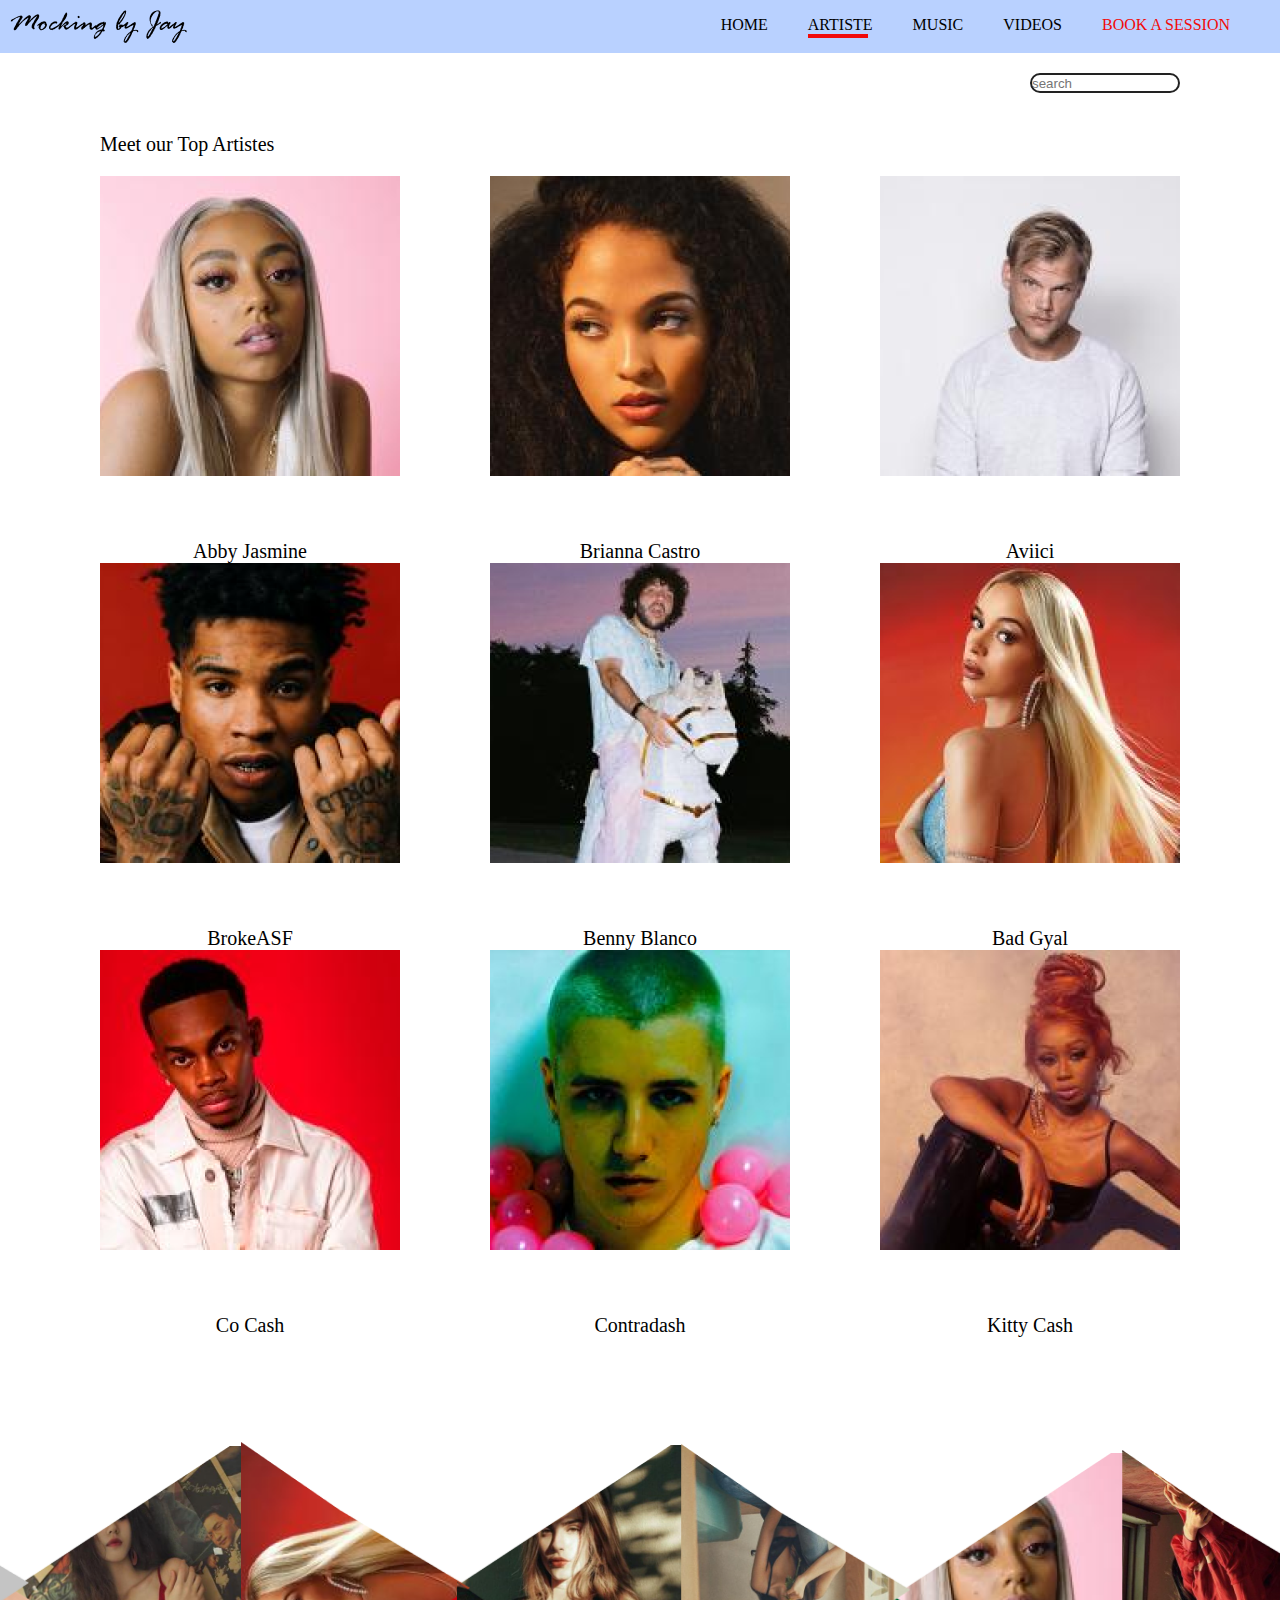
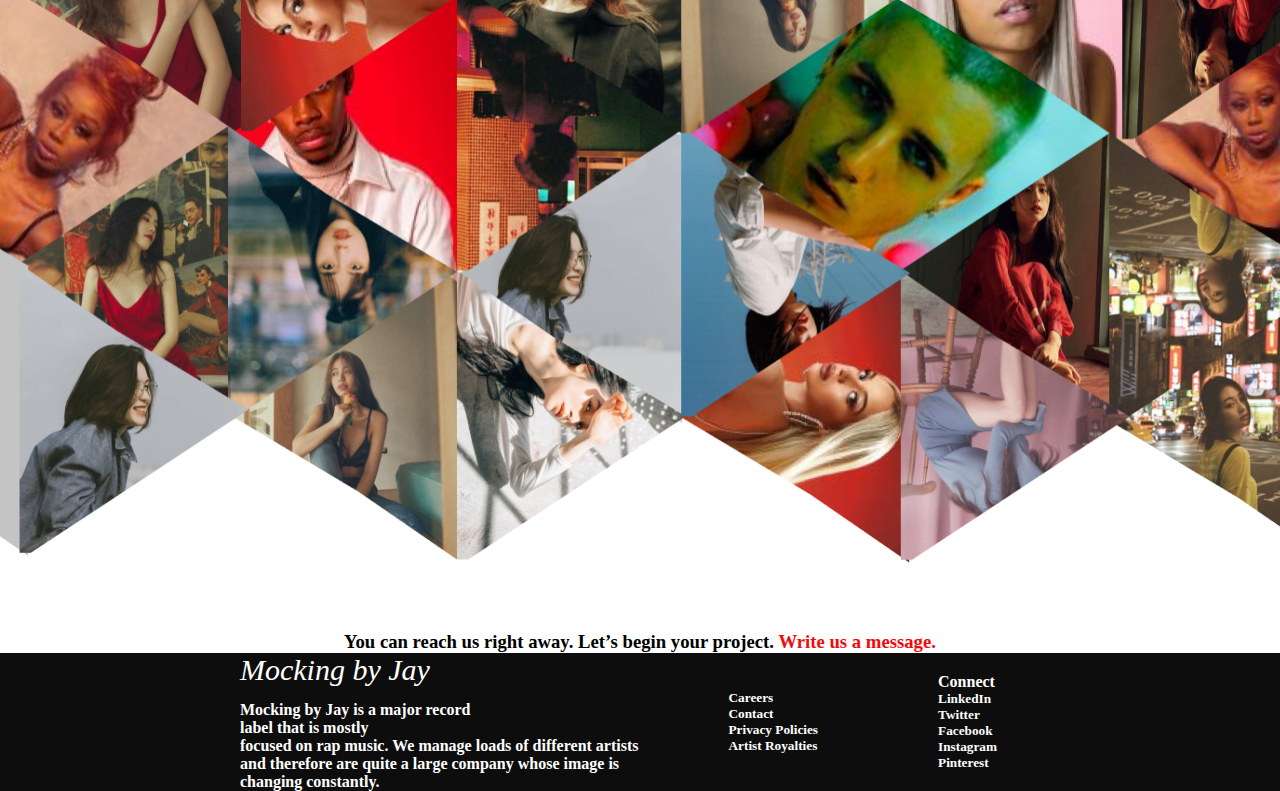
<file: artiste.html>
<!DOCTYPE html>
<html lang="en">
<head>
    <meta charset="UTF-8">
    <meta http-equiv="X-UA-Compatible" content="IE=edge">
    <meta name="viewport" content="width=device-width, initial-scale=1.0">
    <title style="display: none;">Document</title>
    <link rel="stylesheet" href="artiste.css">
</head>
<body>
    <header>
        <div class="moo">
          <img src="images/Mocking logo.png" alt="" class="mock">
         <div class="mo"> <label for="mobileIcon" class="mobile">
            <div class="mobile-icon">
              <img src="images/baseline-menu.svg" alt=""></div>
            </div>
          </label>
        </div>
        <input type="checkbox" id="mobileIcon" class="mobileIcon">
        <nav class="navbar">
          <ul>
            <a href="home.html"><li> home</li><a></a>
            <a href="mic.html"> <li style="display: grid;"> artiste <div class="bor" style="border-bottom: 4px solid #F20A0A ; width: 60px;" class="border"></div></li></a>
            <a href="music.html"> <li> Music</li></a>
            <a href="video.html"> <li> videos</li></a>
            <a href="book.html"> <li><span>book a session</span></li></a>
          </ul>
        </nav>
      
      </header>
    <div>
        <div class="head">
            <h3>Meet our Top Artistes</h3>
                <input type="text" placeholder="search">
        </div>
        <div class="body">
            <div class="body-1">
                <span>
                    <img src="images/image 13.png" alt="">
                    <h3>Abby Jasmine</h3>
                </span>
                <span>
                    <img src="images/image 14.png" alt="">
                    <h3>Brianna Castro</h3>
                </span>
                <span>
                    <img src="images/image 15.png" alt="">
                    <h3>Aviici</h3>
                </span>
            </div>
            <div class="body-2">
                <span>
                    <img src="images/image 16.png" alt="">
                    <h3>BrokeASF</h3>
                </span>
                <span>
                    <img src="images/image 17.png" alt="">
                    <h3>Benny Blanco</h3>
                </span>
                <span>
                    <img src="images/image 18.png" alt="">
                    <h3>Bad Gyal</h3>
                </span>
            </div>
            <div class="body-3">
                <span>
                    <img src="images/image 19.png" alt="">
                    <h3>Co Cash</h3>
                </span>
                <span>
                    <img src="images/image 20.png" alt="">
                    <h3>Contradash</h3>
                </span>
                <span>
                    <img src="images/image 21.png" alt="">
                    <h3>Kitty Cash</h3>
                </span>
            </div>
            <div class="rectangle">
                <img src="images/image 22.png" alt="">
            </div>
        </div>
        <h3>You can reach us right away. Let’s begin your project. <span>Write us a message.</span></h3>


        <footer>
            <div class="footer-1">
                <h2>Mocking by Jay</h2>
                <h4>Mocking by Jay is a major record<br> label that is mostly <br> focused on rap music. We manage loads of different artists<br> and therefore are quite a large company whose image is <br> changing constantly.</h4>
            </div>
            <div class="footer-2"> 
            <h5> Careers</h5>
            <h5> Contact</h5>
            <h5> Privacy Policies</h5>
            <h5>  Artist Royalties</h5>
            </div>
            <div class="footer-3">
                <h4>Connect</h4>
                <h5> LinkedIn</h5>
                <h5> Twitter</h5>
                <h5> Facebook</h5>
                <h5> Instagram </h5>   
                <h5> Pinterest </h5>                                                   
                                                                 
                                                                   
                                                                    
            </div>
        </footer>
    </div>
</body>
</html>
</file>
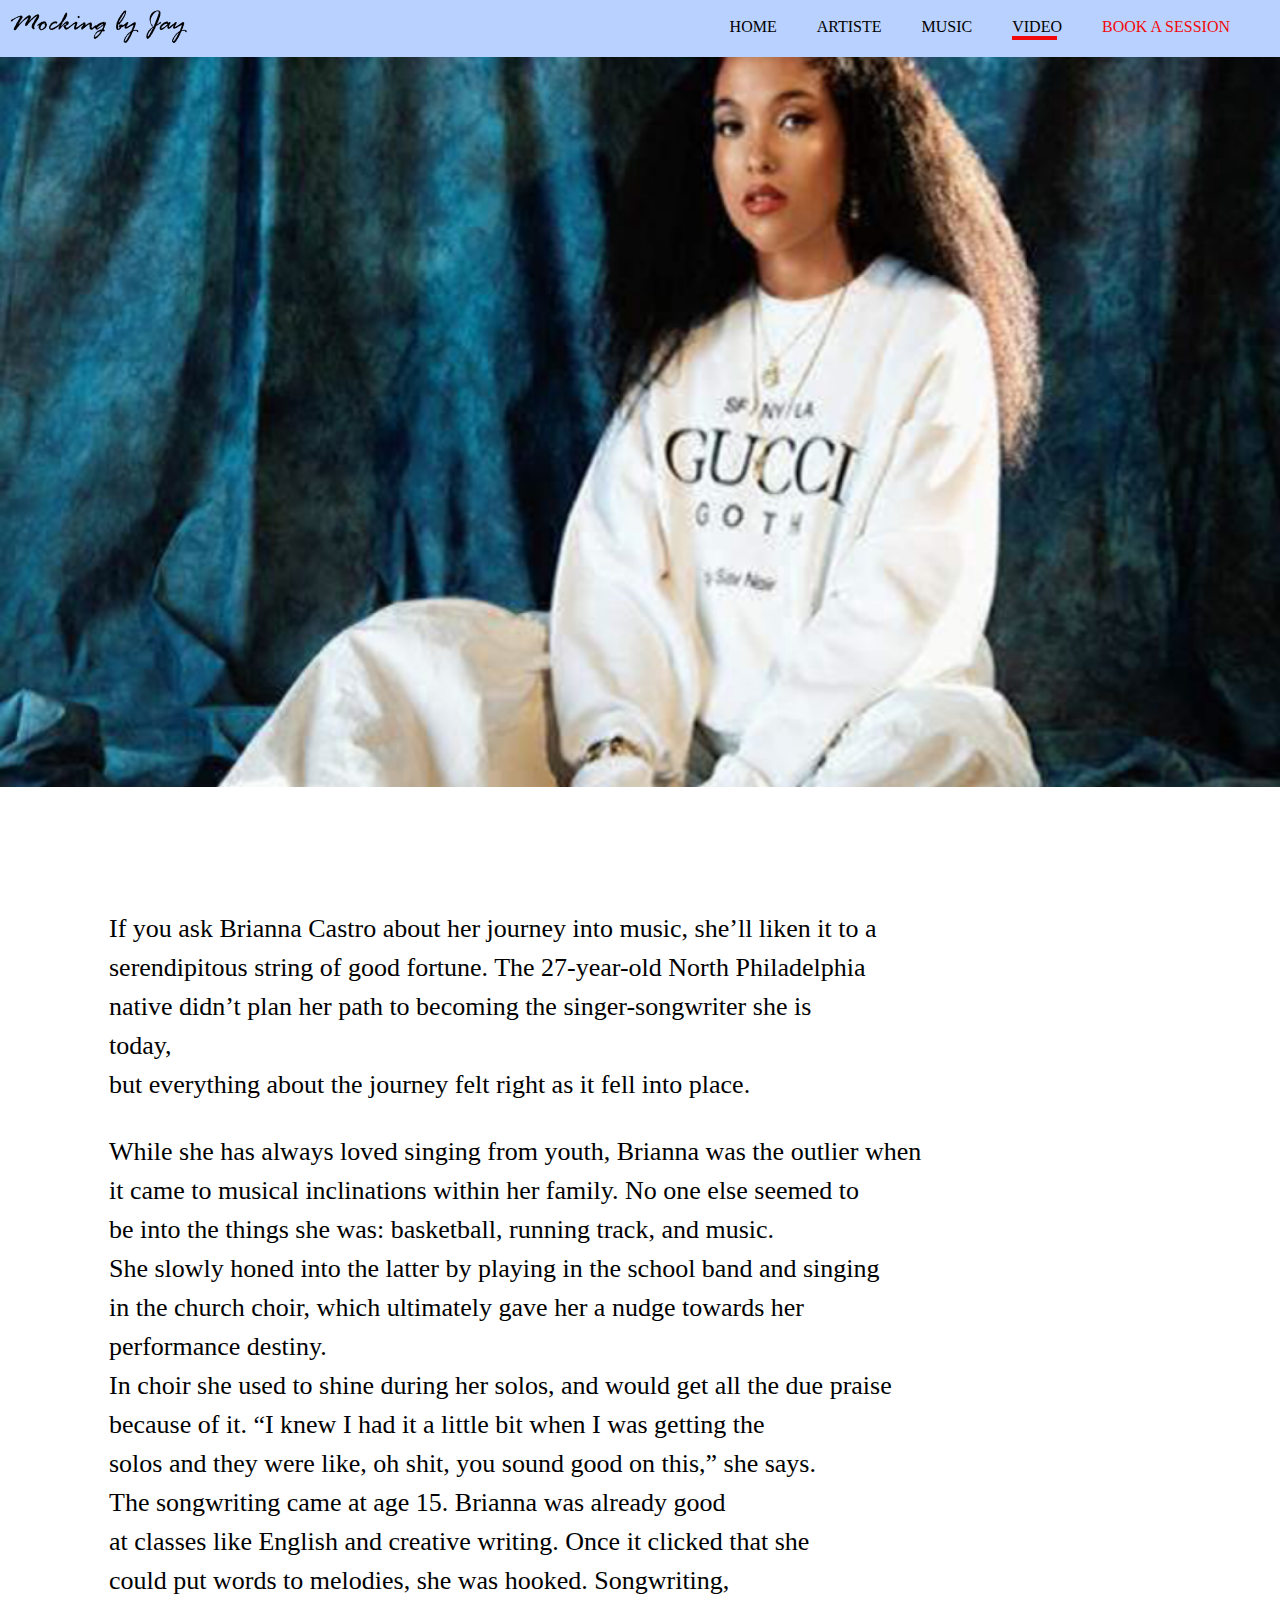
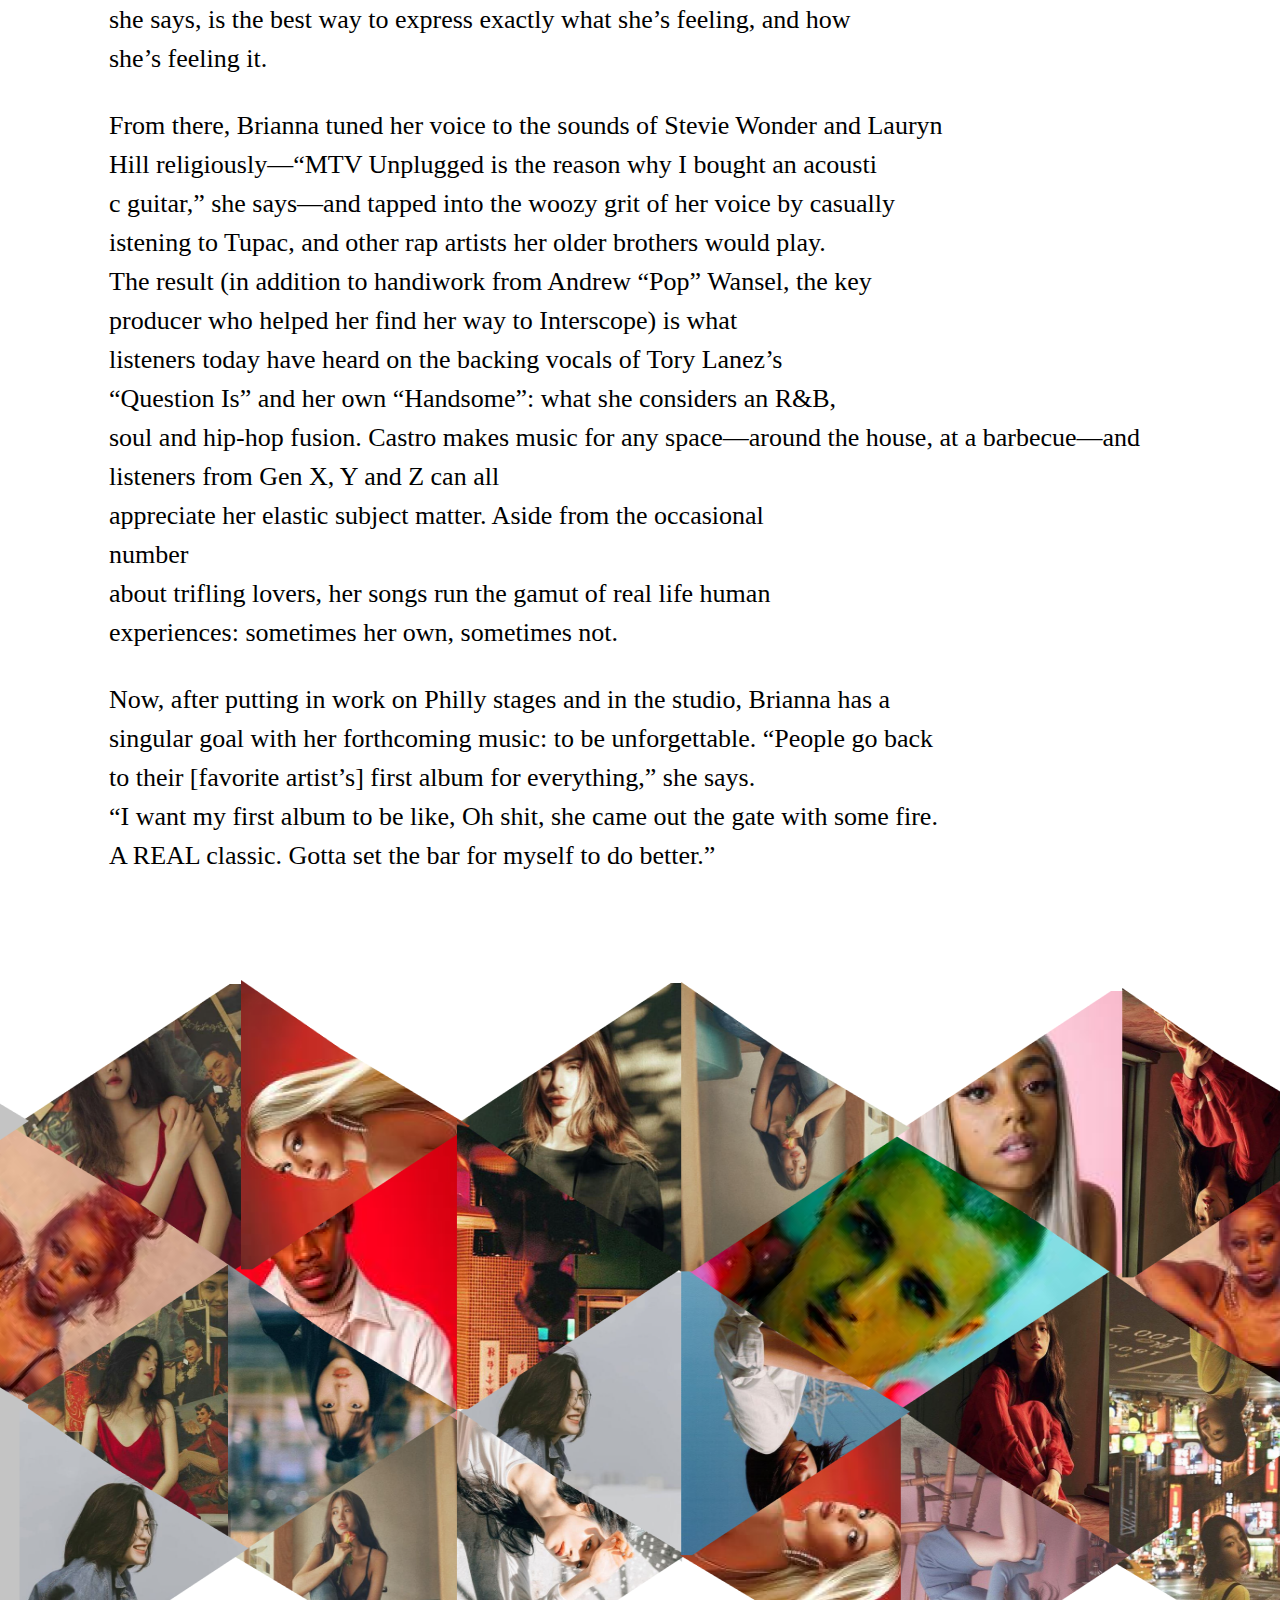
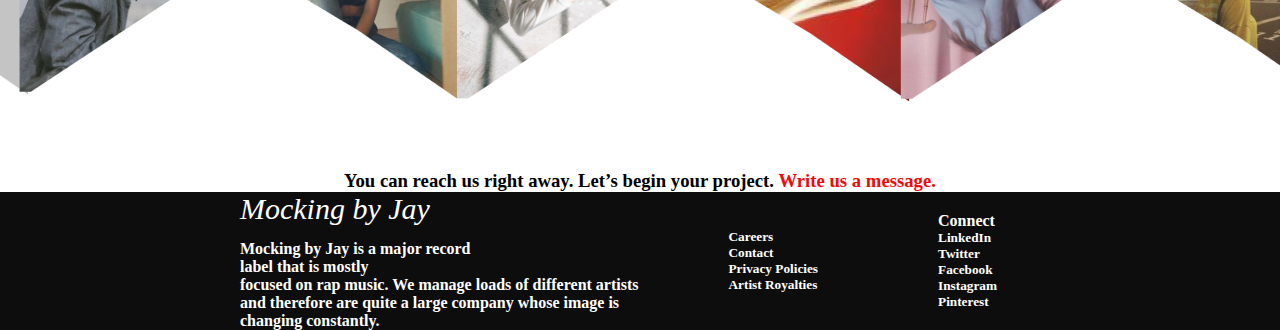
<file: artiste2..html>
<!DOCTYPE html>
<html lang="en">
<head>
    <meta charset="UTF-8">
    <meta http-equiv="X-UA-Compatible" content="IE=edge">
    <meta name="viewport" content="width=device-width, initial-scale=1.0">
    <title>Document</title>
    <link rel="stylesheet" href="artiste2.css">
</head>
<body>
    <header>
        <div class="mo">  <img src="images/Mocking logo.png" alt="">
         <label for="mobileIcon" class="mobile">
                <div class="mobile-icon">
                  <img src="images/baseline-menu.svg" alt="">
                </div>
          </label>
        </div>
          <input type="checkbox" id="mobileIcon" class="mobileIcon">
         
         <nav class="navbar"> 
          <ul>
            <a href="mic.html"> <li> home </li></a>
             <a href="artiste.html"><li> artiste</li><a> 
            <a href="music.html"> <li> Music</li></a>
            <a href="artiste2..html"> <li style="display: grid;"> video <div class="bor" style="border-bottom: 4px solid #F20A0A ; width: 45px;" class="border"></div></li></a>
            <a href="book.html"> <li><span>book a session</span></li></a>
          </ul>
                      
              </ul>
          </nav>
        
      </header>

    <section class="father">
        <img src="images/image 23.png" alt="" class="gucci">

        <h3>If you ask Brianna Castro about her journey into music, she’ll liken it to a <br> serendipitous string of good fortune. The 27-year-old North Philadelphia <br> native didn’t plan  her path to becoming the singer-songwriter she is <br> today, <br>but everything about the journey felt right as it fell into place.</h3>

          <h3> While she has always loved singing from youth, Brianna was the outlier when <br>it came to musical inclinations within her family. No one else seemed to <br> be into the  things she was: basketball, running track, and music. <br> She slowly honed into  the latter by playing in the school band and singing <br> in the  church choir, which ultimately gave her a nudge towards her <br> performance  destiny. <br> In choir she used to shine during her solos, and would get all the due praise <br> because of it. “I knew I had it a little bit when I was getting the <br> solos and they were like, oh shit, you sound good on this,” she says. <br> The songwriting came at age 15. Brianna was already good <br> at classes like English and creative writing. Once it clicked that she <br> could put words to melodies, she was hooked. Songwriting, <br> she says, is the best way to express exactly what she’s feeling, and how <br> she’s feeling it.</h3>
            
            
        <h3>  From there, Brianna tuned her voice to the sounds of Stevie Wonder and Lauryn <br> Hill religiously—“MTV Unplugged is the reason why I bought an acousti <br>c guitar,” she says—and tapped into the woozy grit of her voice by casually  <br>istening to Tupac, and other rap artists her older brothers would play. <br> The result (in addition to handiwork from Andrew “Pop” Wansel, the key <br> producer who helped her find her way to Interscope) is what <br> listeners today have heard on the backing vocals of Tory Lanez’s <br> “Question Is” and her own “Handsome”: what she considers an R&B, <br> soul and hip-hop fusion. Castro makes music for any space—around the house, at a barbecue—and listeners from Gen X, Y and Z can all <br> appreciate her elastic subject matter. Aside from the occasional <br> number <br> about trifling lovers, her songs run the gamut of real life human <br> experiences: sometimes her own, sometimes not.</h3>
            
            
        <h3>   Now, after putting in work on Philly stages and in the studio, Brianna has a <br> singular goal with her forthcoming music: to be unforgettable. “People go back <br> to their [favorite artist’s] first album for everything,” she says. <br> “I want my first album to be like, Oh shit, she came out the gate with some fire. <br> A REAL classic. Gotta set the bar for myself to do better.”</h3>

    </section>
    <div class="rectangle">
        <img src="images/image 22.png" alt="">
        <h3>You can reach us right away. Let’s begin your project. <span>Write us a message.</span></h3>
    </div>
    
    <footer>
        <div class="footer-1">
            <h2>Mocking by Jay</h2>
            <h4>Mocking by Jay is a major record<br> label that is mostly <br> focused on rap music. We manage loads of different artists<br> and therefore are quite a large company whose image is <br> changing constantly.</h4>
        </div>
        <div class="footer-2"> 
        <h5> Careers</h5>
        <h5> Contact</h5>
        <h5> Privacy Policies</h5>
        <h5>  Artist Royalties</h5>
        </div>
        <div class="footer-3">
            <h4>Connect</h4>
            <h5> LinkedIn</h5>
            <h5> Twitter</h5>
            <h5> Facebook</h5>
            <h5> Instagram </h5>   
            <h5> Pinterest </h5>                                                   
                                                             
                                                               
                                                                
        </div>
    </footer>
</body>
</html>
</file>
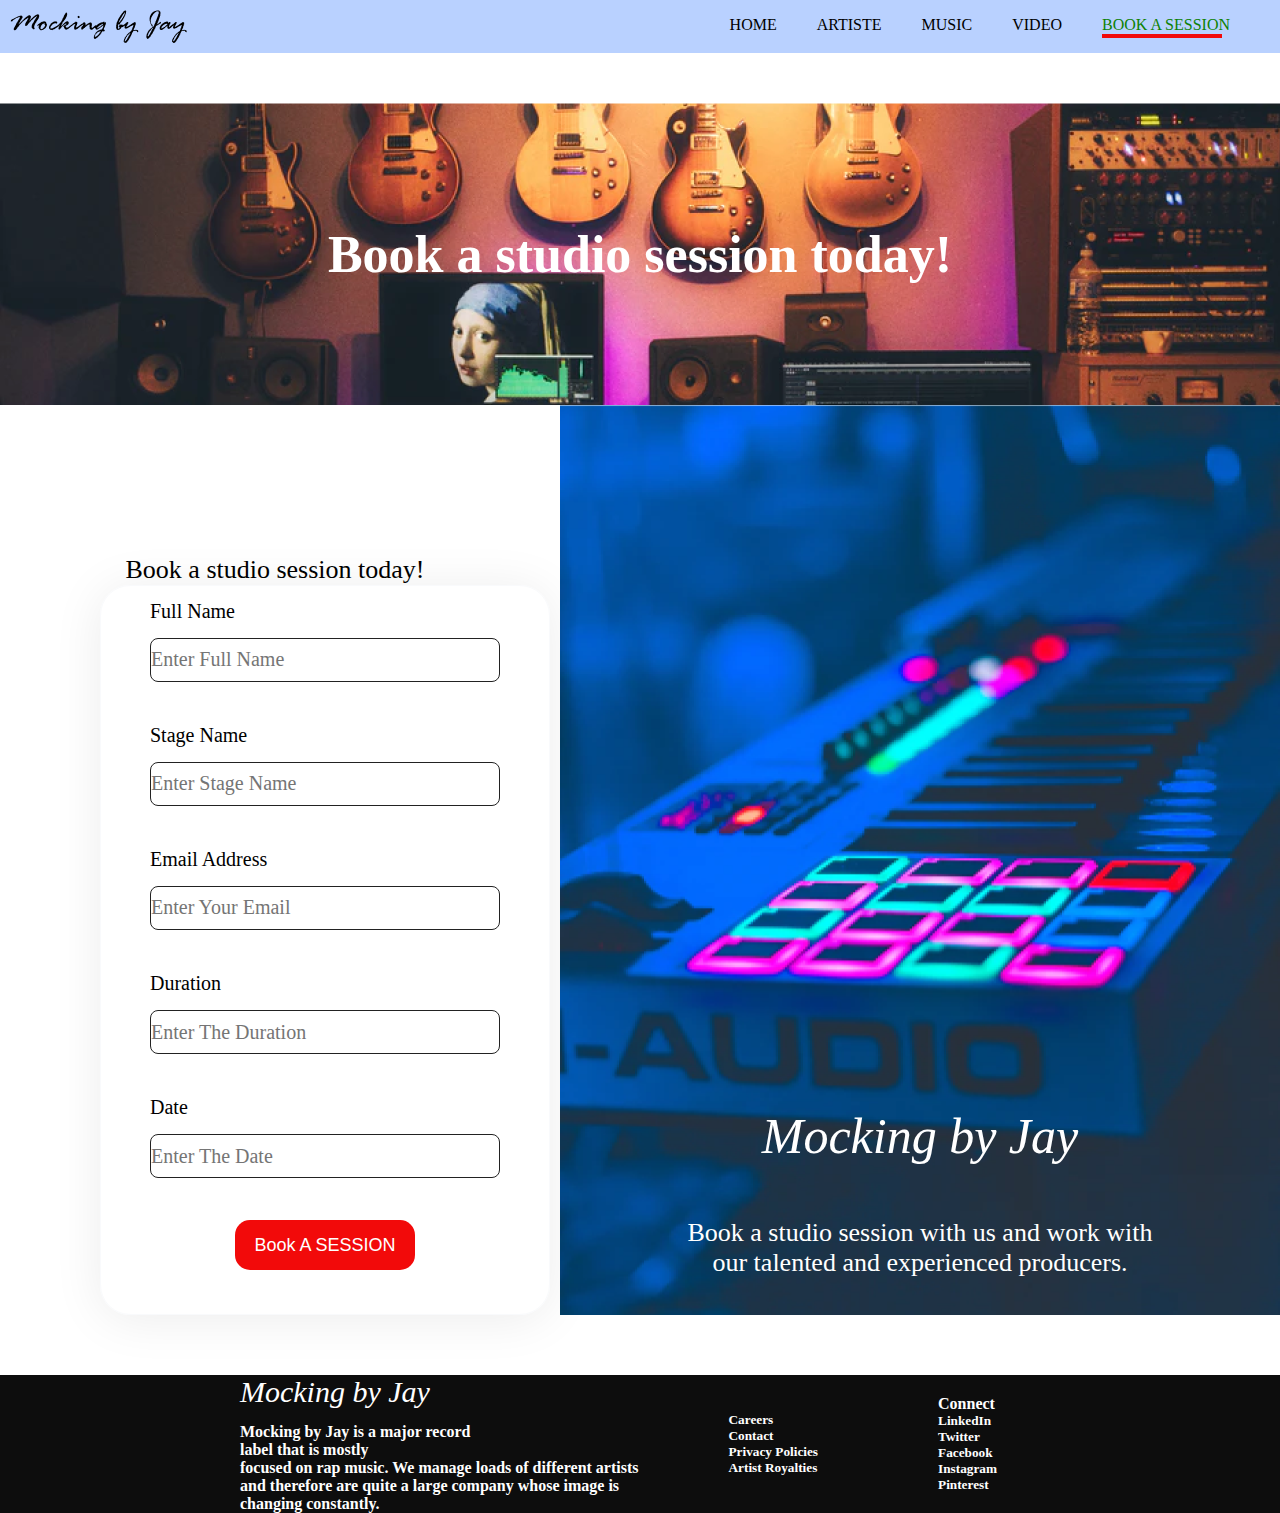
<file: book.html>
<!DOCTYPE html>
<html lang="en">
<head>
    <meta charset="UTF-8">
    <meta http-equiv="X-UA-Compatible" content="IE=edge">
    <meta name="viewport" content="width=device-width, initial-scale=1.0">
    <title style="display: none;">Book a Session</title>
    <link rel="stylesheet" href="book.css">

</head>
<body>
    <header>
        <div class="moo">
          <img src="images/Mocking logo.png" alt="" class="mock">
         <div class="mo"> <label for="mobileIcon" class="mobile">
            <div class="mobile-icon">
              <img src="images/baseline-menu.svg" alt=""></div>
            </div>
          </label>
        </div>
        <input type="checkbox" id="mobileIcon" class="mobileIcon">
        <nav class="navbar">
          <ul>
            <a href="home.html"><li> home</li><a> 
            <a href="artiste.html"> <li> artiste</li></a>
            <a href="music.html"> <li> music</li></a>
            <a href="video.html"> <li> video</li></a>
            <a href="book.html"> <li style="display: grid;"><span>book a session</span> <div class="bor" style="border-bottom: 4px solid #F20A0A ; width: 120px;" class="border"></div></li></a>
            
         
          </ul>
        </nav>
      
      </header>
    <div class="father">
        <h2>Book a studio session today!</h2>
    </div>

    <div class="flex">
        <div class="flex-1">
            <h2>Book a studio session today!</h2>
            <form>
                <div class="FulName">
                    <label>Full Name</label>
                    <input type="text" placeholder="Enter Full Name" required>
                </div>
                <div class="StageName">
                    <label>Stage Name</label>
                    <input type="text" placeholder="Enter Stage Name" required>
                </div>
                <div class="email">
                    <label>Email Address</label>
                    <input type="email" placeholder="Enter Your Email" required>
                </div>
                 <div class="time">
                    <label>Duration</label>
                    <input type="number" placeholder="Enter The Duration" required>
                </div>
                <div class="date">
                    <label>Date</label>
                    <input type="text/number" placeholder="Enter The Date" required>
                </div>
                <div class="button">
                    <button type="submit">Book A SESSION</button>
                </div>
            </form>
        </div>
        <div class="last">
            <h2>Mocking by Jay</h2>
            <h3>Book a studio session with us and work with <br>our talented and experienced producers.</h3>
        </div>



    </div>

    <footer>
        <div class="footer-1">
            <h2>Mocking by Jay</h2>
            <h4>Mocking by Jay is a major record<br> label that is mostly <br> focused on rap music. We manage loads of different artists<br> and therefore are quite a large company whose image is <br> changing constantly.</h4>
        </div>
        <div class="footer-2"> 
        <h5> Careers</h5>
        <h5> Contact</h5>
        <h5> Privacy Policies</h5>
        <h5>  Artist Royalties</h5>
        </div>
        <div class="footer-3">
            <h4>Connect</h4>
            <h5> LinkedIn</h5>
            <h5> Twitter</h5>
            <h5> Facebook</h5>
            <h5> Instagram </h5>   
            <h5> Pinterest </h5>                                                   
                                                             
                                                               
                                                                
        </div>
    </footer>







</body>
</html>
</file>
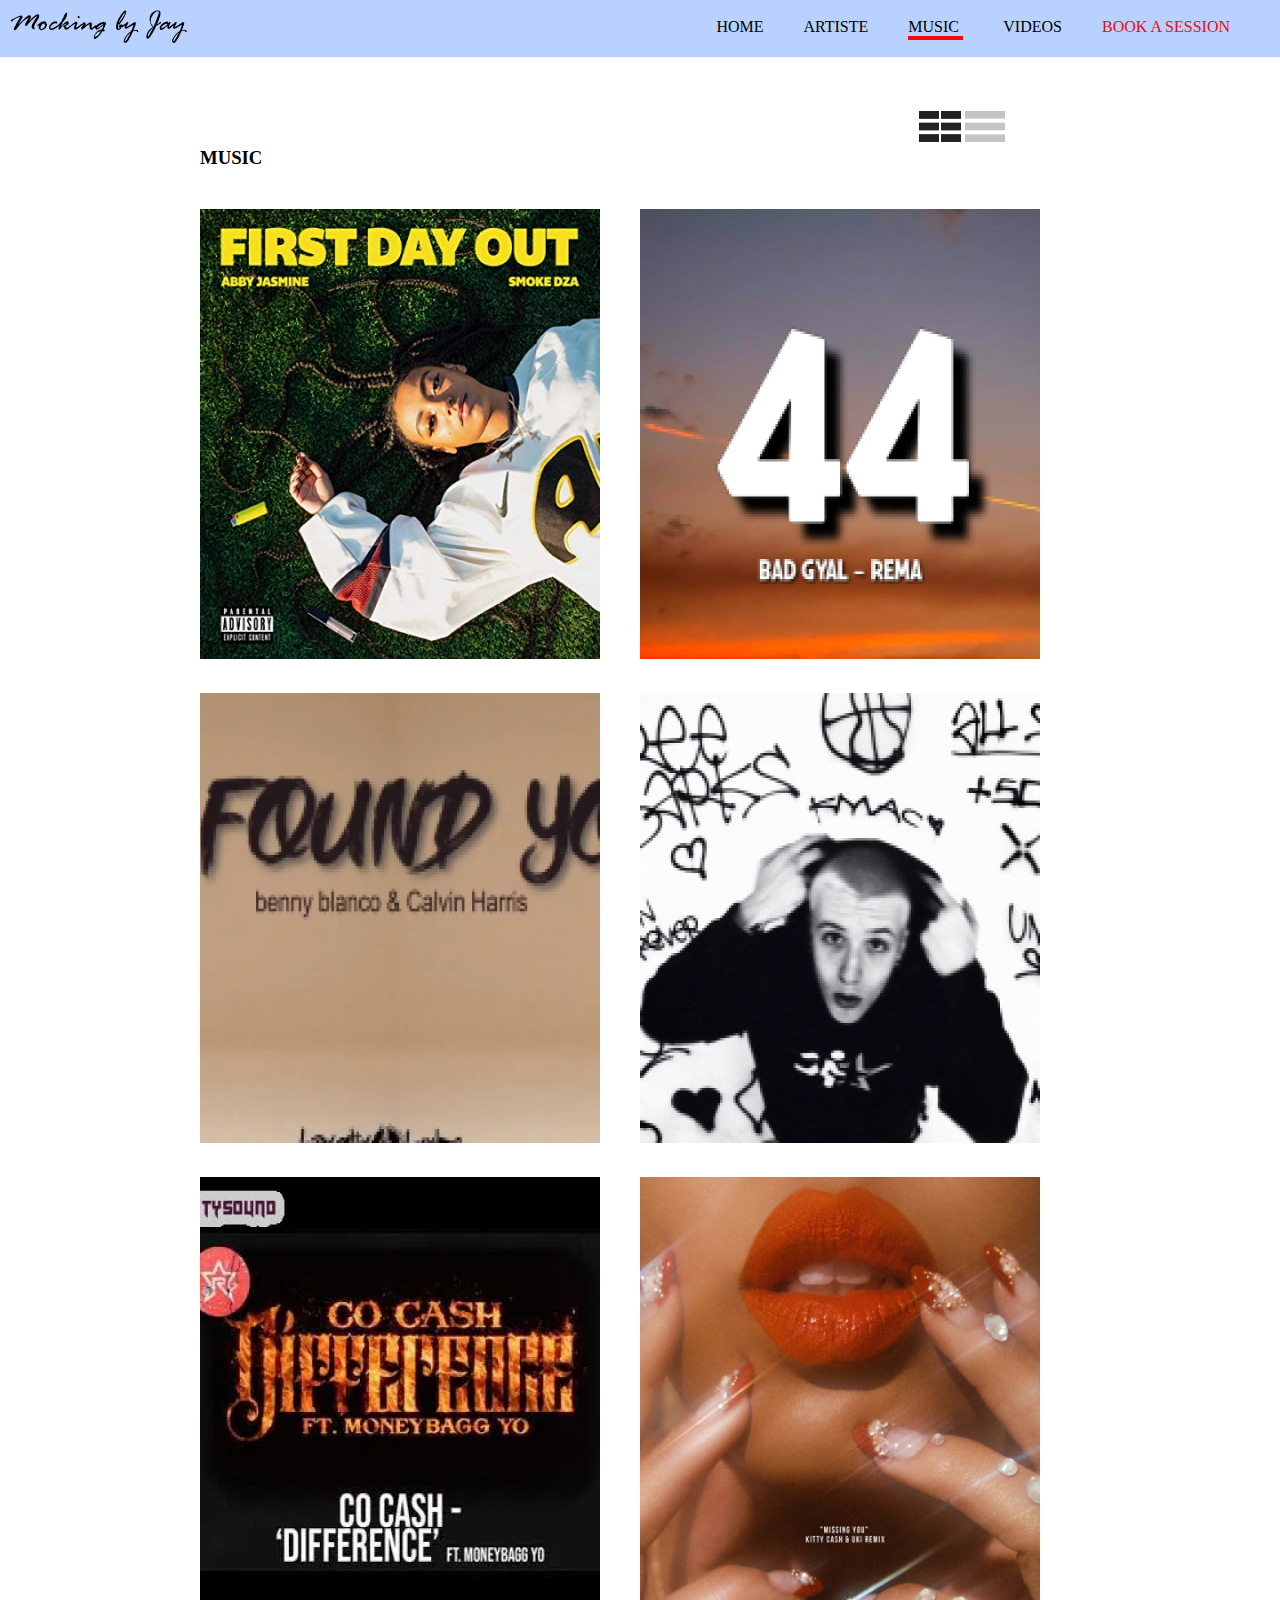
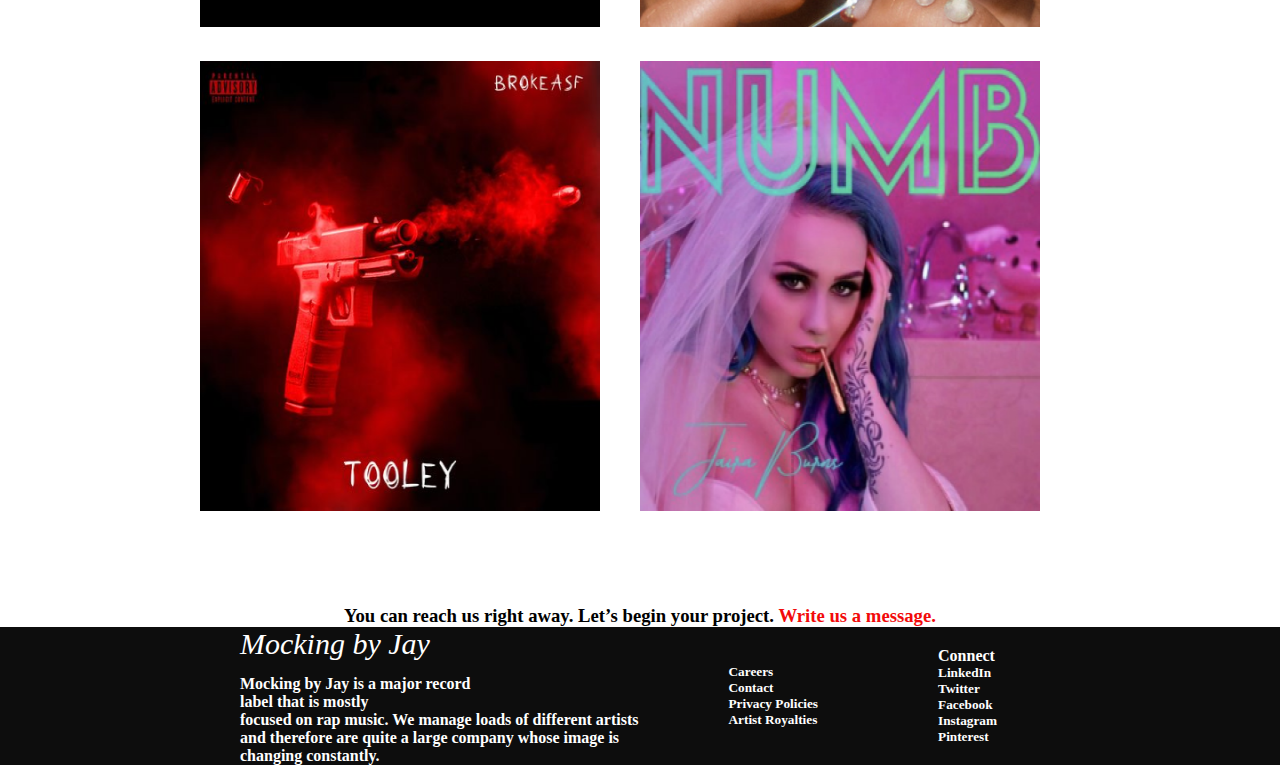
<file: music.html>
<!DOCTYPE html>
<html lang="en">
<head>
    <meta charset="UTF-8">
    <meta http-equiv="X-UA-Compatible" content="IE=edge">
    <meta name="viewport" content="width=device-width, initial-scale=1.0">
    <title style="display: none;">Document</title>
    <link rel="stylesheet" href="music.css">
</head>
<body>
    
      <header>
        <div class="lab">
          <img src="images/Mocking logo.png" alt="" class="Perso" >
          <label for="mobileIcon" class="mobile">
          <div class="mobile-icon">
            <img src="images/baseline-menu.svg" alt="";>
          </div>
          </label></div>
          <input type="checkbox" id="mobileIcon" class="mobileIcon">
        
        <nav class="navbar"> 
      <ul>
        <a href="home.html"><li> home</li><a> 
            <a href="artiste.html"> <li> artiste</li></a>
            <a href="music.html"> <li style="display: grid;">music <div class="bor" style="border-bottom: 4px solid #F20A0A ; width: 55px;" class="border"></div></li></a>
            <a href="video.html"> <li> videos</li></a>
            <a href="book.html"> <li><span>book a session</span></li></a>
          </ul>
      </nav>
      </header>
    <div class="father">
        <div class="father-1">
            <h3>music</h3>
            <span>
                <img src="images/image 24.png" alt="">
                <img src="images/image 25.png" alt="">
            </span>
           
        </div>
        <div class="fat"> 
            <div class="father-2">
                <img src="images/image 26.png" alt="">
                <img src="images/image 28.png" alt="">
                <img src="images/image 30.png" alt="">
                <img src="images/image 32.png" alt="">
            </div>
            <div class="father-2">
                <img src="images/image 27.png" alt="">
                <img src="images/image 29.png" alt="">
                <img src="images/image 31.png" alt="">
                <img src="images/image 33.png" alt="">
            </div>
        </div>
    </div>

    <h3>You can reach us right away. Let’s begin your project. <span>Write us a message.</span></h3>
    
    <footer>
        <div class="footer-1">
            <h2>Mocking by Jay</h2>
            <h4>Mocking by Jay is a major record<br> label that is mostly <br> focused on rap music. We manage loads of different artists<br> and therefore are quite a large company whose image is <br> changing constantly.</h4>
        </div>
        <div class="footer-2"> 
        <h5> Careers</h5>
        <h5> Contact</h5>
        <h5> Privacy Policies</h5>
        <h5>  Artist Royalties</h5>
        </div>
        <div class="footer-3">
            <h4>Connect</h4>
            <h5> LinkedIn</h5>
            <h5> Twitter</h5>
            <h5> Facebook</h5>
            <h5> Instagram </h5>   
            <h5> Pinterest </h5>                                                             
        </div>
    </footer>

</body>
</html>
</file>
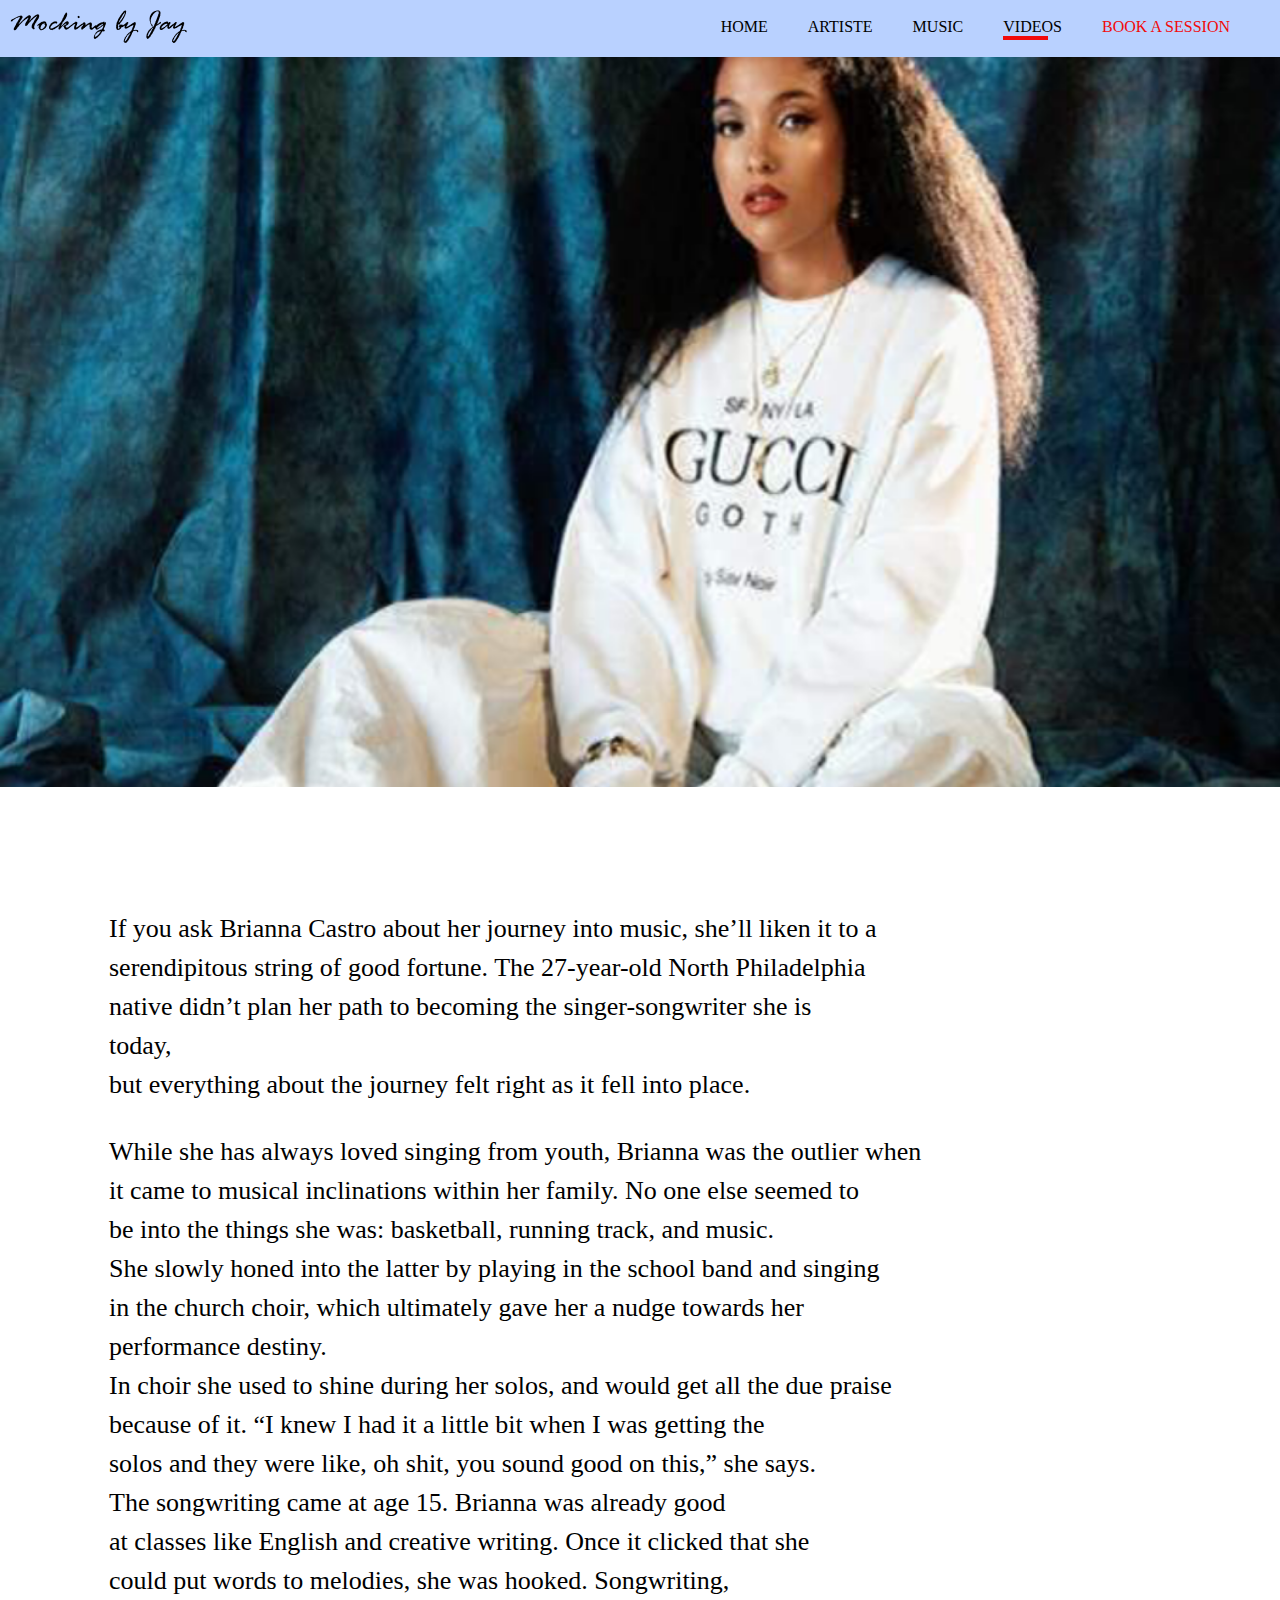
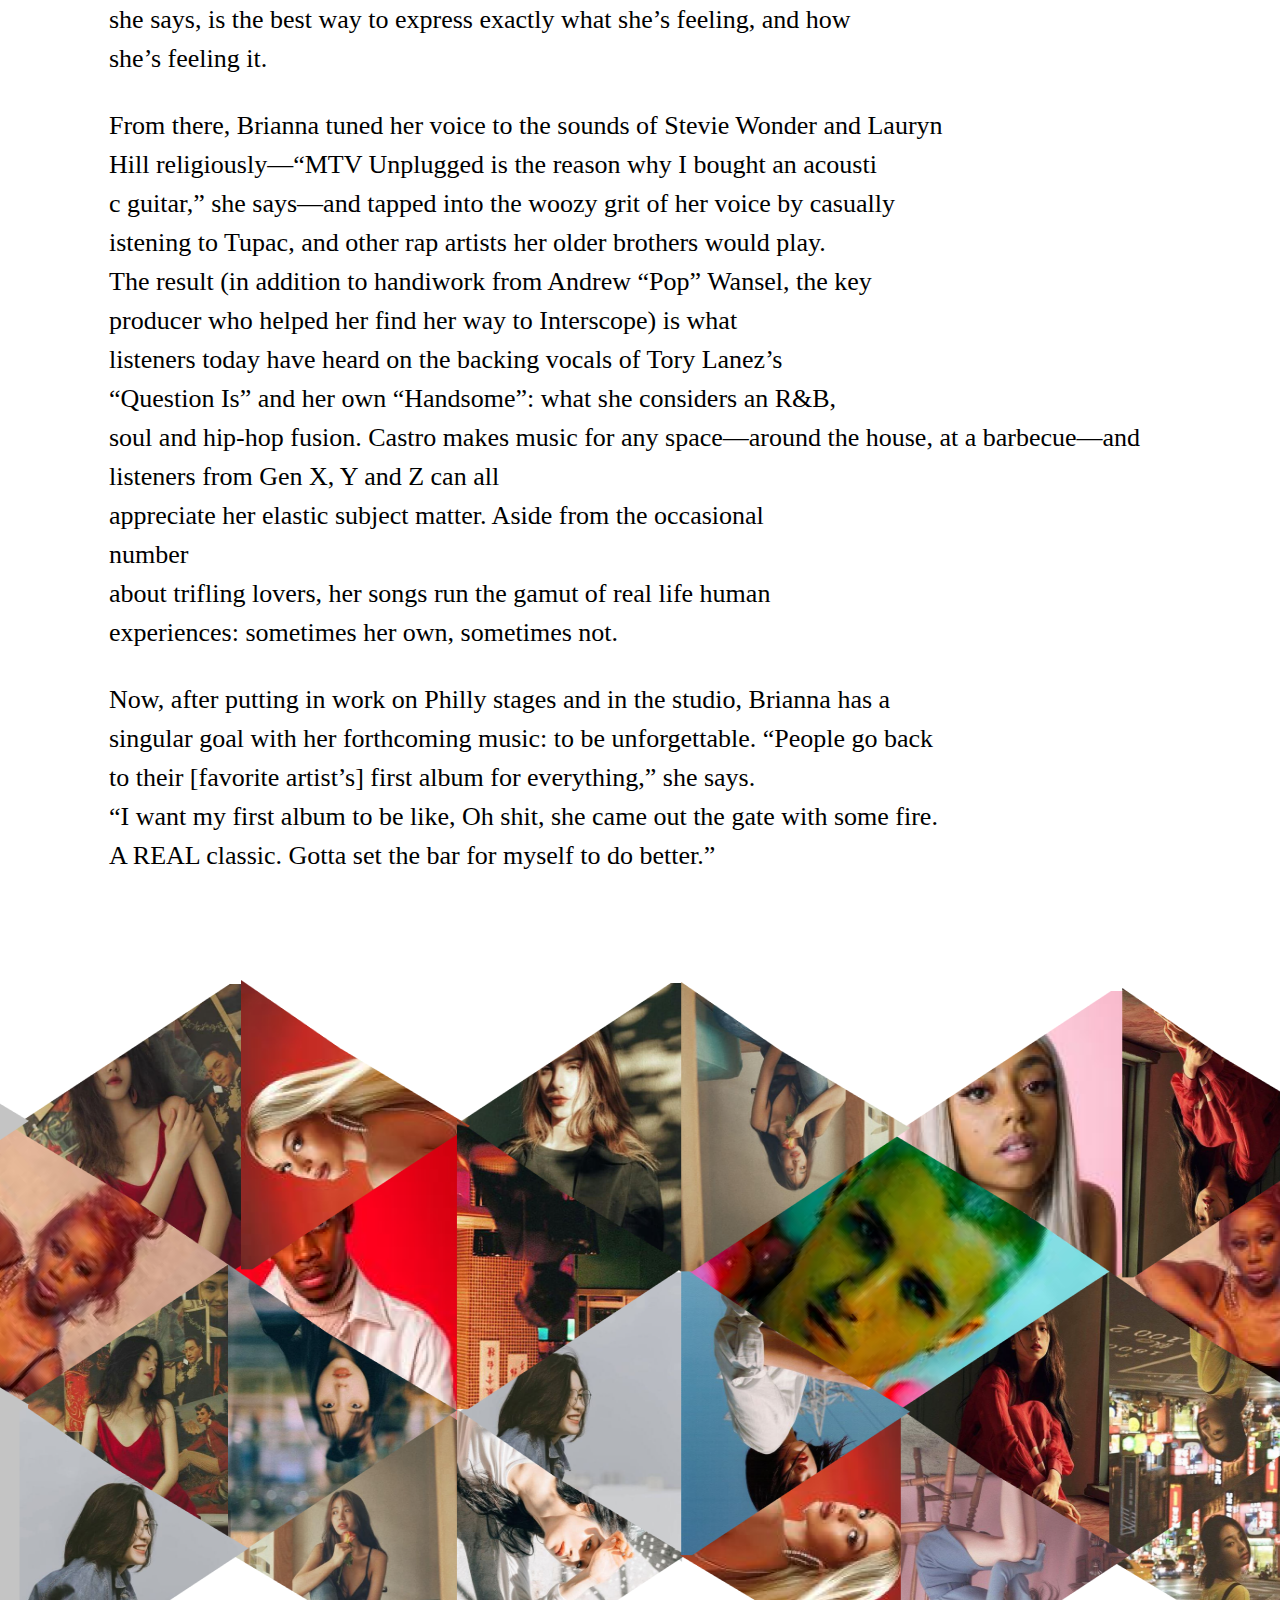
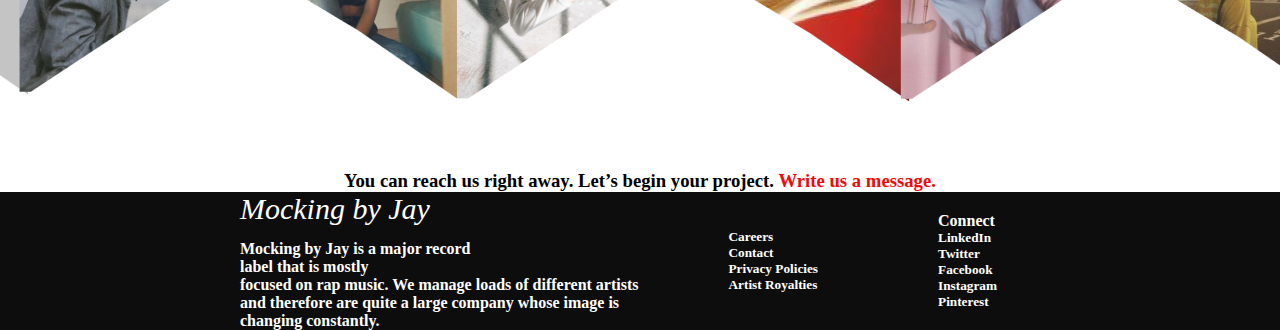
<file: video.html>
<!DOCTYPE html>
<html lang="en">
<head>
    <meta charset="UTF-8">
    <meta http-equiv="X-UA-Compatible" content="IE=edge">
    <meta name="viewport" content="width=device-width, initial-scale=1.0">
    <title style="display: none;">Document</title>
    <link rel="stylesheet" href="video.css">
</head>
<body>
  <!-- <header>
    <div class="moo">
      <img src="images/Mocking logo.png" alt="" class="mock">
     <div class="mo"> <label for="mobileIcon" class="mobile">
        <div class="mobile-icon">
          <img src="images/baseline-menu.svg" alt=""></div>
        </div>
      </label>
    </div>
    <input type="checkbox" id="mobileIcon" class="mobileIcon">
    <nav class="navbar">
      <ul>  
        <a href="home.html"><li> home</li><a> 
        <a href="artiste.html"><li> artiste</li><a> 
        <a href="music.html"> <li> Music</li></a>
        <a href="video.html"> <li style="display: grid;">videos <div class="bor" style="border-bottom: 4px solid #F20A0A ; width: 45px;" class="border"></div></li></a>
        <a href="book.html"> <li><span>book a session</span></li></a>
      </ul>
    </nav>
  
  </header>
      -->
      <header>
        <div class="lab">
          <img src="images/Mocking logo.png" alt="" class="Perso" >
          <label for="mobileIcon" class="mobile">
          <div class="mobile-icon">
            <img src="images/baseline-menu.svg" alt="" style="margin-left: 100px;">
          </div>
          </label></div>
          <input type="checkbox" id="mobileIcon" class="mobileIcon">
        
        <nav class="navbar"> 
      <ul>
        <a href="home.html"><li> home</li><a> 
          <a href="artiste.html"><li> artiste</li><a> 
          <a href="music.html"> <li> Music</li></a>
          <a href="video.html"> <li style="display: grid;">videos <div class="bor" style="border-bottom: 4px solid #F20A0A ; width: 45px;" class="border"></div></li></a>
          <a href="book.html"> <li><span>book a session</span></li></a>
          </ul>
      </nav>
      </header>
    <section class="father">
        <img src="images/image 23.png" alt="" class="gucci">

        <h3>If you ask Brianna Castro about her journey into music, she’ll liken it to a <br> serendipitous string of good fortune. The 27-year-old North Philadelphia <br> native didn’t plan  her path to becoming the singer-songwriter she is <br> today, <br>but everything about the journey felt right as it fell into place.</h3>

          <h3> While she has always loved singing from youth, Brianna was the outlier when <br>it came to musical inclinations within her family. No one else seemed to <br> be into the  things she was: basketball, running track, and music. <br> She slowly honed into  the latter by playing in the school band and singing <br> in the  church choir, which ultimately gave her a nudge towards her <br> performance  destiny. <br> In choir she used to shine during her solos, and would get all the due praise <br> because of it. “I knew I had it a little bit when I was getting the <br> solos and they were like, oh shit, you sound good on this,” she says. <br> The songwriting came at age 15. Brianna was already good <br> at classes like English and creative writing. Once it clicked that she <br> could put words to melodies, she was hooked. Songwriting, <br> she says, is the best way to express exactly what she’s feeling, and how <br> she’s feeling it.</h3>
            
            
        <h3>  From there, Brianna tuned her voice to the sounds of Stevie Wonder and Lauryn <br> Hill religiously—“MTV Unplugged is the reason why I bought an acousti <br>c guitar,” she says—and tapped into the woozy grit of her voice by casually  <br>istening to Tupac, and other rap artists her older brothers would play. <br> The result (in addition to handiwork from Andrew “Pop” Wansel, the key <br> producer who helped her find her way to Interscope) is what <br> listeners today have heard on the backing vocals of Tory Lanez’s <br> “Question Is” and her own “Handsome”: what she considers an R&B, <br> soul and hip-hop fusion. Castro makes music for any space—around the house, at a barbecue—and listeners from Gen X, Y and Z can all <br> appreciate her elastic subject matter. Aside from the occasional <br> number <br> about trifling lovers, her songs run the gamut of real life human <br> experiences: sometimes her own, sometimes not.</h3>
            
            
        <h3>   Now, after putting in work on Philly stages and in the studio, Brianna has a <br> singular goal with her forthcoming music: to be unforgettable. “People go back <br> to their [favorite artist’s] first album for everything,” she says. <br> “I want my first album to be like, Oh shit, she came out the gate with some fire. <br> A REAL classic. Gotta set the bar for myself to do better.”</h3>

    </section>
    <div class="rectangle">
        <img src="images/image 22.png" alt="">
        <h3>You can reach us right away. Let’s begin your project. <span>Write us a message.</span></h3>
    </div>
    
    <footer>
        <div class="footer-1">
            <h2>Mocking by Jay</h2>
            <h4>Mocking by Jay is a major record<br> label that is mostly <br> focused on rap music. We manage loads of different artists<br> and therefore are quite a large company whose image is <br> changing constantly.</h4>
        </div>
        <div class="footer-2"> 
        <h5> Careers</h5>
        <h5> Contact</h5>
        <h5> Privacy Policies</h5>
        <h5>  Artist Royalties</h5>
        </div>
        <div class="footer-3">
            <h4>Connect</h4>
            <h5> LinkedIn</h5>
            <h5> Twitter</h5>
            <h5> Facebook</h5>
            <h5> Instagram </h5>   
            <h5> Pinterest </h5>                                                   
                                                             
                                                               
                                                                
        </div>
    </footer>
</body>
</html>
</file>
<file: artiste.css>
*{
    margin: 0;
    padding: 0;
    box-sizing: border-box;
}
body{
    align-items: center;
}


header{
    display: flex;
    align-items: center;
    justify-content: space-between;
    background-color: #b9d1ff;
}
.moo{
    display: flex;
}
.mo{
    display: grid;
}
header img{
    margin: 10px;
}
.mobile-icon, .mobileIcon{
    display: none;
}
.navbar{
    display: flex;
    text-transform: uppercase;
    margin: 10px;
}
.navbar ul{
    display: flex;
}
.navbar ul li{
    display: flex;
     margin-right: 40px;
     color: black;

}
.navbar ul a{
    text-decoration: none;
}
.navbar ul li span{
    color: #F20A0A;
}
.bor{
    border-bottom: 2px solid #F20A0A;
}
.head{
    display: flex;
    justify-content: space-between;
    padding: 20px;
    padding-left: 100px;
    padding-right: 100px;    
}
.head h3{
    font-family: Roboto;
    font-size: 20px;
    font-weight: 500;
    text-align: left;
}
.head input{
    border-radius: 20px;
    box-sizing: border-box;
    border:  2px solid #222222;
    color: #222222;
    width: 150px;
    height: 20px;
}
.body-1{
    display: flex;
    justify-content: space-between;
    padding-left: 100px;
    padding-right: 100px; 
    
}
.body-1 span h3{
color:#000000;
font-family: 'Roboto';
font-weight: 500;
font-size: 20px;
}
.body-2{
    display: flex;
    justify-content: space-between;
    padding-left: 100px;
    padding-right: 100px; 
}
.body-2 span h3{
    color:#000000;
    font-family: 'Roboto';
    font-weight: 500;
    font-size: 20px;
    }
.body-3{
    display: flex;
    justify-content: space-between;
    padding-left: 100px;
    padding-right: 100px; 
}
.body-3 span h3{
    color:#000000;
    font-family: 'Roboto';
    font-weight: 500;
    font-size: 20px;
    }
    .rectangle img{
        margin-top: 100px;
        width: 1340px;
        height: 730.47px;
        }
        h3{
            margin-top: 60px;
            text-align: center;
        }
        h3 span{
            color: #F20A0A;
        }
        footer{
            background-color: #0D0D0D;
            color: #fff;
            display: flex;
            align-items: center;
            
        }
        .footer-1{
            margin-left: 240px;
            margin-right: 90px;
            font-size: 16px;
    font-family: 'Roboto';
        }
        .footer-1 h2{
            font-family: 'Rage Italic';
    font-style: italic;
    font-weight: 400;
    font-size: 30px;
    margin-bottom: 14px;
    color: #FFFFFF;
    
        }
        .footer-2{
            margin-right:120px;
            font-family: 'Roboto';
            font-size: 16px;
        }
        @media(max-width:990px){
            *{
                margin: 0;
                padding: 0;
               
            }
            body{
                width: 320px !important;
            }
            header{
                background: #b9d1ff;
                display: grid;
                justify-content: space-between !important;
                align-items: center;
               }
                header img{
                    padding: 0;
                    margin: 0;
                    position: sticky;
                }
                .mock{
                    margin-right: 95px;
                }
                .mo{
                    display: flex;
        
                }
                
            .mobile-icon{
                display: block;
                cursor: pointer;
                width: 20px;
            }
            .mobileIcon{
                display: none;
            }
            .navbar{
                display: none;
                background-color: #b9d1ff;
                
                padding: 0;
                margin: 0;
                display: grid;
                text-align: left;
            }
            
            .navbar ul{
                display: block;
                 text-align: left !important;
                 display: grid !important;
            }
            .navbar ul li{
                list-style-type: none;
                margin-left: 30px;
                font-family: 'Franklin Gothic Medium', 'Arial Narrow', Arial, sans-serif;
            }
            .navbar ul a{
                display: grid;
                text-align: left;
            }
        
            .mobileIcon:checked~.navbar{
                display: grid;
                position: absolute;
               
                display: none;
            }
            .mob{
                display: grid !important;
                text-align: start !important;
            }
            .head{
                padding: 0;
                margin: 0;
                align-items: center;
                margin-top: 10px;
                margin-bottom: 10px;
            }
            .head h3{
                font-size: 13px;
                margin-left: 5px;
            }
            .head input{
                width: 100px;
                border: 1px solid gray;
                margin-right: 5px;
            }
            .body{
                align-items: center !important;
                justify-content: center !important;
                display: grid;
            }
            .body-1{
                display: grid;
                margin: 0;
                padding: 0;
                align-items: center;
            }
            .body-1 span{
                display: grid;
                align-items: center;
                margin-left: 5px;
            }
            .body-2{
                display: grid;
                margin: 0;
                padding: 0;
            }
            .body-2 span{
                display: grid;
                align-items: center;
                margin-left: 5px;
            }
            .body-3{
                display: grid;
                margin: 0;
                padding: 0;
            }
            .body-3 span{
                display: grid;
                align-items: center;
                margin-left: 10px;
            }
            .rectangle img{
            display: none;
            }
            h3{
                text-align: center !important;
                padding: 0;
                margin: 0;
                font-size: 11px;
            }
            footer{
                display: grid;
                justify-content:center !important;
                margin: 0 !important;
                padding: 0 !important;
                align-items: center !important;
                
               
            }
            .footer-1{
                align-items: center;
                justify-content: center;
                margin: 0;
                padding: 0;
                 font-size: 15px;
                 width: 320px;
            }
            .footer-2{
                align-items: center;
                justify-content: center;
                margin: 0;
                padding: 0;
                 font-size: 15px;
                 width: 320px;
            }
            .footer-3{
                align-items: center;
                justify-content: center;
                margin: 0;
                padding: 0;
                 font-size: 15px;
                 width: 320px;
            }
        }
</file>
<file: artiste2.css>
*{
    margin: 0;
    padding: 0;
    box-sizing: border-box;
}
body{
    align-items: center;
}

header{
    display: flex;
    align-items: center;
    justify-content: space-between;
    background-color: #b9d1ff;
}
header img{
    margin: 10px;
}
.mobile-icon, .mobileIcon{
    display: none;
}
.navbar{
    display: flex;
    text-transform: uppercase;
    margin: 10px;
}
.navbar ul{
    display: flex;
}
.navbar ul li{
    display: flex;
     margin-right: 40px;
     color: black;

}
.navbar ul a{
    text-decoration: none;
}
.navbar ul li span{
    color: #F20A0A;
}
.bor{
    border-bottom: 2px solid #F20A0A;
}
.gucci{
    width: 1347px;
    height: 730.47px;
    margin-bottom: 90px;
}
.father h3{
    margin-right: 109px;

margin-left: 109px;
margin-top: 28px;
font-family: 'Roboto';
font-weight: 400;
font-size: 26px;
line-height: 150%;
color: #000000;

}
.rectangle img{
    margin-top: 100px;
    width: 1340px;
    height: 730.47px;
    }
   .rectangle h3{
        margin-top: 60px;
        text-align: center;
    }
   .rectangle h3 span{
        color: #F20A0A;
    }
    footer{
        background-color: #0D0D0D;
        color: #fff;
        display: flex;
        align-items: center;
        
    }
    .footer-1{
        margin-left: 240px;
        margin-right: 90px;
        font-size: 16px;
font-family: 'Roboto';
    }
    .footer-1 h2{
        font-family: 'Rage Italic';
font-style: italic;
font-weight: 400;
font-size: 30px;
margin-bottom: 14px;
color: #FFFFFF;

    }
    .footer-2{
        margin-right:120px;
        font-family: 'Roboto';
        font-size: 16px;
    }



    @media(max-width:990px){
        *{
            margin: 0;
            padding: 0;
            box-sizing: border-box;
            display: grid;
            width: fit-content;
        }
        body{
            width: 320px !important;
        }
        header{
            display: grid;
            width: 320px;
            justify-content: space-between !important;
        }
        header img{
            padding: 0;
            margin: 0;
            margin-right: 125px;
            position: sticky;
        }
        .mo{
            display: flex;
        }
        
    .mobile-icon{
        display: block;
        cursor: pointer;
        width: 20px;
    }
    .mobileIcon{
        display: none;
    }
    .navbar{
        display: none;
        background-color: #b9d1ff;
        width: 320px;
        padding: 0;
        margin: 0;
        display: grid;
        text-align: left;
    }
    
    .navbar ul{
        display: block;
         text-align: left !important;
         display: grid !important;
    }
    .navbar ul li{
        list-style-type: none;
    }
    .navbar ul a{
        display: grid;
        text-align: left;
    }

    .mobileIcon:checked~.navbar{
        display: grid;
        position: absolute;
        padding: 10px;
        display: none;
    }
    .mob{
        display: grid !important;
        text-align: start !important;
    }
        .father img{
            width: 300px;
            height: 300px;
            margin-left: 10px;
        }
        .father h3{
            margin: 0;
            padding: 0;
            font-size: 10px;
            text-align: left;
            width: 300px;
            margin-left: 10px;
        }
        .rectangle img{
            display: none;
        }
       .rectangle    h3{
            text-align: center !important;
            padding: 0;
            margin: 0;
            font-size: 11px;
        }
        footer{
            display: grid;
            justify-content:center !important;
            margin: 0 !important;
            padding: 0 !important;
            align-items: center !important;
            
           
        }
        .footer-1{
            align-items: center;
            justify-content: center;
            margin: 0;
            padding: 0;
             font-size: 15px;
             width: 320px;
        }
        .footer-2{
            align-items: center;
            justify-content: center;
            margin: 0;
            padding: 0;
             font-size: 15px;
             width: 320px;
        }
        .footer-3{
            align-items: center;
            justify-content: center;
            margin: 0;
            padding: 0;
             font-size: 15px;
             width: 320px;
        }
    }
</file>
<file: book.css>
*{
    margin: 0;
    padding: 0;
    box-sizing: border-box;
}
body{
    align-items: center;
}

header{
    display: flex;
    align-items: center;
    justify-content: space-between;
    background-color: #b9d1ff;
}
.moo{
    display: flex;
}
.mo{
    display: grid;
}
header img{
    margin: 10px;
}
.mobile-icon, .mobileIcon{
    display: none;
}
.navbar{
    display: flex;
    text-transform: uppercase;
    margin: 10px;
}
.navbar ul{
    display: flex;
}
.navbar ul li{
    display: flex;
     margin-right: 40px;
     color: black;

}
.navbar ul a{
    text-decoration: none;
}
.navbar ul li span{
    color: #F20A0A;
}
.bor{
    border-bottom: 2px solid #F20A0A;
}
.navbar ul li span{
    color:  #0E8104;
    
}
.father{
    background-image: url('images/image\ 34.png');
     height: 302px;
    text-align: center;
    display: grid;
    justify-content: center;
    align-items: center;
    margin-top: 50px;
}
.father h2{
    color: #fff;
    font-family: Roboto;
font-size: 52px;
font-weight: 700;
}
.flex{
    display: flex;
    justify-content: space-between;
    margin-bottom: 60px;
}

.flex-1 h2{
    font-family: 'Roboto';
    font-size: 26px;
    font-weight: 400;
    text-align: center;    
    margin-top: 150px;
}
form{
display: grid;
align-items: center;
justify-content: center;
margin-left: 100px;
border: 1px solid #F9FAFC;
box-shadow: 0px 4px 50px 0px #00000014;
width: 450px;
height: 730px;
border-radius: 30px;
}
.FulName{
    display: grid;
}
.FulName label{
font-family: 'Roboto';
font-style: normal;
font-weight: 400;
font-size: 20px;
line-height: 23px;
text-align: left;

color: #000000;

}
  .FulName input{
margin-top: 15px;
margin-bottom: 15px;
font-family: 'Roboto';
font-style: normal;
font-weight: 400;
font-size: 20px;
text-align: left;
color: #000000;
width: 350px;
height: 44px;
border: 1px solid #222222;
border-radius: 8px;
}
.StageName{
    display: grid;
}
.StageName label{
font-family: 'Roboto';
font-style: normal;
font-weight: 400;
font-size: 20px;
line-height: 23px;
text-align: left;

color: #000000;

}
  .StageName input{
margin-top: 15px;
margin-bottom: 15px;
font-family: 'Roboto';
font-style: normal;
font-weight: 400;
font-size: 20px;
text-align: left;
color: #000000;
width: 350px;
height: 44px;
border: 1px solid #222222;
border-radius: 8px;
}
.email{
    display: grid;
}
.email label{
font-family: 'Roboto';
font-style: normal;
font-weight: 400;
font-size: 20px;
line-height: 23px;
text-align: left;

color: #000000;

}
  .email input{
margin-top: 15px;
margin-bottom: 15px;
font-family: 'Roboto';
font-style: normal;
font-weight: 400;
font-size: 20px;
text-align: left;
color: #000000;
width: 350px;
height: 44px;
border: 1px solid #222222;
border-radius: 8px;
}
.time{
    display: grid;
}
.time label{
font-family: 'Roboto';
font-style: normal;
font-weight: 400;
font-size: 20px;
line-height: 23px;
text-align: left;

color: #000000;

}
  .time input{
margin-top: 15px;
margin-bottom: 15px;
font-family: 'Roboto';
font-style: normal;
font-weight: 400;
font-size: 20px;
text-align: left;
color: #000000;
width: 350px;
height: 44px;
border: 1px solid #222222;
border-radius: 8px;
}
.date{
    display: grid;
}
.date label{
font-family: 'Roboto';
font-style: normal;
font-weight: 400;
font-size: 20px;
line-height: 23px;
text-align: left;

color: #000000;

}
  .date input{
margin-top: 15px;
margin-bottom: 15px;
font-family: 'Roboto';
font-style: normal;
font-weight: 400;
font-size: 20px;
text-align: left;
color: #000000;
width: 350px;
height: 44px;
border: 1px solid #222222;
border-radius: 8px;
}
.button{
    display: grid;
align-items: center;
justify-content: center;
margin-bottom: 30px;

}
.button button{
    cursor: pointer;
    width: 180px;
    height: 50px;
    border: none;
    font-size: 18px;
    
    color: white;
background: #F20A0A;

border-radius: 15px;
}
.last{
    background-image: url('images/image\ 35.png');
    width: 720px;
height: 909.5px;
    
}
.last h2 {
    text-align: center;
    margin-top: 700px;
    margin-bottom: 50px;
    font-family: 'Rage Italic';
    font-size: 50px;
    font-style: italic;
    font-weight: 400;
    line-height: 63px;
    text-align: center;
    color: white;

}
.last h3 {
font-family: 'Roboto';
font-style: normal;
font-weight: 400;
font-size: 26px;
line-height: 30px;
text-align: center;
color: #FFFFFF;
}
footer{
    background-color: #0D0D0D;
    color: #fff;
    display: flex;
    align-items: center;
    
}
.footer-1{
    margin-left: 240px;
    margin-right: 90px;
    font-size: 16px;
 font-family: 'Roboto';
}
.footer-1 h2{
    font-family: 'Rage Italic';
font-style: italic;
font-weight: 400;
font-size: 30px;
margin-bottom: 14px;
color: #FFFFFF;

}
.footer-2{
    margin-right:120px;
    font-family: 'Roboto';
    font-size: 16px;
}





@media(max-width:990px){
    *{
        margin: 0;
        padding: 0;
        box-sizing: border-box;
        display: grid;
        width: fit-content;
    }
    body{
        width: 320px !important;
    }
    header{
        background: #b9d1ff;
        display: grid;
        justify-content: space-between !important;
        align-items: center;
        width: 320px;
       }
       
       .mobile-icon img{
        margin-left: 10px;
       }
      
        .mock{
            margin-right: 95px;
        }
       
        .mo{
            display: flex;

        }
        .lab{
            display: flex;
        }
        
    .mobile-icon{
        display: block;
        cursor: pointer;
        width: 20px;
    }
    .mobileIcon{
        display: none;
    }
    .navbar{
        display: none;
        background-color: #b9d1ff;
        
        padding: 0;
        margin: 0;
        display: grid;
        text-align: left;
    }
    
    .navbar ul{
        display: block;
         text-align: left !important;
         display: grid !important;
    }
    .navbar ul li{
        list-style-type: none;
        margin-left: 30px;
        font-family: 'Franklin Gothic Medium', 'Arial Narrow', Arial, sans-serif;
    }
    .navbar ul a{
        display: grid;
        text-align: left;
    }

    .mobileIcon:checked~.navbar{
        display: grid;
        position: absolute;
       
        display: none;
    }
    .navbar ul button{
        border: none;
        width: 270px;
        border-radius: 40px;
        background: #C41740;
    }
    .mob{
        display: grid !important;
        text-align: start !important;
    }
    .father{
        width: 300px;
        margin-left: 10px;
    }
    .flex{
        display: grid;
    }
    form{
        margin: 0 !important;
        padding: 0 !important;
        width: 300px;
        margin-left: 10px;
    }
    .FulName label{
        margin-left: 10px;
    }
    .FulName input{
        margin-left: 10px;
        width: 250px;
    }
    .StageName label{
        margin-left: 10px;
    }
    .StageName input{
        margin-left: 10px;
        width: 250px;
    }
    .email label{
        margin-left: 10px;
    }
    .email input{
        margin-left: 10px;
        width: 250px;
    }
    .time label{
        margin-left: 10px;
    }
    .time input{
        margin-left: 10px;
        width: 250px;
    }
    .date label{
        margin-left: 10px;
    }
    .date input{
        margin-left: 10px;
        width: 250px;
    }
    .button label{
        margin-left: 29px;
    }
    .button input{
        margin-left: 29px;
        width: 250px;
    }
    .button button{
        width: 260px;
        align-items: center;
    }
    .last{
        width: 300px;
        margin-left: 10px;
    }
    .last h2{       
         text-align: center;
        font-size: 25px;
    }
    footer{
        display: grid;
        justify-content:center !important;
        margin: 0 !important;
        padding: 0 !important;
        align-items: center !important;
        
       
    }
    .footer-1{
        align-items: center;
        justify-content: center;
        margin: 0;
        padding: 0;
         font-size: 15px;
         width: 320px;
    }
    .footer-2{
        align-items: center;
        justify-content: center;
        margin: 0;
        padding: 0;
         font-size: 15px;
         width: 320px;
    }
    .footer-3{
        align-items: center;
        justify-content: center;
        margin: 0;
        padding: 0;
         font-size: 15px;
         width: 320px;
    }




}
</file>
<file: music.css>
*{
    margin: 0;
    padding: 0;
    box-sizing: border-box;
}
body{
    align-items: center;
}

header{
    display: flex;
    align-items: center;
    justify-content: space-between;
    background-color: #b9d1ff;
}
.moo{
    display: flex;
}
.mo{
    display: grid;
}
header img{
    margin: 10px;
}
.mobile-icon, .mobileIcon{
    display: none;
}
.navbar{
    display: flex;
    text-transform: uppercase;
    margin: 10px;
}
.navbar ul{
    display: flex;
}
.navbar ul li{
    display: flex;
     margin-right: 40px;
     color: black;

}
.navbar ul a{
    text-decoration: none;
}
.navbar ul li span{
    color: #F20A0A;
}
.bor{
    border-bottom: 2px solid #F20A0A;
}

.father{
    display: grid;
    margin-left: 200px;
    margin-right: 200px;
}
.father-1{
    display: flex;
    margin-top: 30px;
    align-items: center;
    text-transform: uppercase;
    justify-content: space-between;
    margin-bottom: 40px;
    margin-right: 75px;
}

.father-2 img{
width: 400px;
height: 450px;

margin-bottom: 30px;
}

.fat{
    justify-content: space-between;
    align-items: center;
    display: flex;
}
h3{
    margin-top: 60px;
    text-align: center;
}
h3 span{
    color: #F20A0A;
}
footer{
    background-color: #0D0D0D;
    color: #fff;
    display: flex;
    align-items: center;
    
}
.footer-1{
    margin-left: 240px;
    margin-right: 90px;
    font-size: 16px;
font-family: 'Roboto';
}
.footer-1 h2{
    font-family: 'Rage Italic';
font-style: italic;
font-weight: 400;
font-size: 30px;
margin-bottom: 14px;
color: #FFFFFF;

}
.footer-2{
    margin-right:120px;
    font-family: 'Roboto';
    font-size: 16px;
}


@media(max-width:990px){
    *{
        margin: 0;
        padding: 0;
        box-sizing: border-box;
        display: grid;
        width: fit-content;
    }
    body{
        width: 320px !important;
    }
    header{
        background: #b9d1ff;
        display: grid;
        justify-content: space-between !important;
        align-items: center;
        width: 320px;
       }
       
       .mobile-icon img{
        margin-left: 100px;
       }
      
        .mock{
            margin-right: 95px;
        }
       
        .mo{
            display: flex;

        }
        .lab{
            display: flex;
        }
        
    .mobile-icon{
        display: block;
        cursor: pointer;
        width: 20px;
    }
    .mobileIcon{
        display: none;
    }
    .navbar{
        display: none;
        background-color: #b9d1ff;
        
        padding: 0;
        margin: 0;
        display: grid;
        text-align: left;
    }
    
    .navbar ul{
        display: block;
         text-align: left !important;
         display: grid !important;
    }
    .navbar ul li{
        list-style-type: none;
        margin-left: 30px;
        font-family: 'Franklin Gothic Medium', 'Arial Narrow', Arial, sans-serif;
    }
    .navbar ul a{
        display: grid;
        text-align: left;
    }

    .mobileIcon:checked~.navbar{
        display: grid;
        position: absolute;
       
        display: none;
    }
    .navbar ul button{
        border: none;
        width: 270px;
        border-radius: 40px;
        background: #C41740;
    }
    .mob{
        display: grid !important;
        text-align: start !important;
    }
   
.father{
    margin: 0 !important;
}
    .father-1{
        margin: 0 !important;
        padding: 0 !important;
        justify-content: space-between !important;
        width: 100%;
    }
    .father-1 span{
        display: flex;
    }
    .father-1 h3{
        margin-left: 10px !important;
    }
    .fat{
        display: grid;
    }
    .father-2 img{
        width: 280px;
        height: 280px;
        margin-left: 20px !important;
        margin-bottom: 20px !important;
    }

    h3{
        text-align: center !important;
        padding: 0;
        margin: 0;
        font-size: 11px;
    }
    footer{
        display: grid;
        justify-content:center !important;
        margin: 0 !important;
        padding: 0 !important;
        align-items: center !important;
        
       
    }
    .footer-1{
        align-items: center;
        justify-content: center;
        margin: 0;
        padding: 0;
         font-size: 15px;
         width: 320px;
    }
    .footer-2{
        align-items: center;
        justify-content: center;
        margin: 0;
        padding: 0;
         font-size: 15px;
         width: 320px;
    }
    .footer-3{
        align-items: center;
        justify-content: center;
        margin: 0;
        padding: 0;
         font-size: 15px;
         width: 320px;
    }


}
</file>
<file: video.css>
*{
    margin: 0;
    padding: 0;
    box-sizing: border-box;
}
body{
    align-items: center;
}


header{
    display: flex;
    align-items: center;
    justify-content: space-between;
    background-color: #b9d1ff;
}
.moo{
    display: flex;
}
.mo{
    display: grid;
}
header img{
    margin: 10px;
}
.mobile-icon, .mobileIcon{
    display: none;
}
.navbar{
    display: flex;
    text-transform: uppercase;
    margin: 10px;
}
.navbar ul{
    display: flex;
}
.navbar ul li{
    display: flex;
     margin-right: 40px;
     color: black;

}
.navbar ul a{
    text-decoration: none;
}
.navbar ul li span{
    color: #F20A0A;
}
.bor{
    border-bottom: 2px solid #F20A0A;
}
.gucci{
    width: 1347px;
    height: 730.47px;
    margin-bottom: 90px;
}
.father h3{
    margin-right: 109px;

margin-left: 109px;
margin-top: 28px;
font-family: 'Roboto';
font-weight: 400;
font-size: 26px;
line-height: 150%;
color: #000000;

}
.rectangle img{
    margin-top: 100px;
    width: 1340px;
    height: 730.47px;
    }
   .rectangle h3{
        margin-top: 60px;
        text-align: center;
    }
   .rectangle h3 span{
        color: #F20A0A;
    }
    footer{
        background-color: #0D0D0D;
        color: #fff;
        display: flex;
        align-items: center;
        
    }
    .footer-1{
        margin-left: 240px;
        margin-right: 90px;
        font-size: 16px;
font-family: 'Roboto';
    }
    .footer-1 h2{
        font-family: 'Rage Italic';
font-style: italic;
font-weight: 400;
font-size: 30px;
margin-bottom: 14px;
color: #FFFFFF;

    }
    .footer-2{
        margin-right:120px;
        font-family: 'Roboto';
        font-size: 16px;
    }



    @media(max-width:990px){
        *{
            margin: 0;
            padding: 0;
            box-sizing: border-box;
            display: grid;
            width: fit-content;
        }
        body{
            width: 320px !important;
        }
        header{
            background: #b9d1ff;
            display: grid;
            justify-content: space-between !important;
            align-items: center;
            width: 320px;
           }
           
           .mobile-icon img{
            margin-left: 100px;
           }
          
            .mock{
                margin-right: 95px;
            }
           
            .mo{
                display: flex;
    
            }
            .lab{
                display: flex;
            }
            
        .mobile-icon{
            display: block;
            cursor: pointer;
            width: 20px;
        }
        .mobileIcon{
            display: none;
        }
        .navbar{
            display: none;
            background-color: #b9d1ff;
            
            padding: 0;
            margin: 0;
            display: grid;
            text-align: left;
        }
        
        .navbar ul{
            display: block;
             text-align: left !important;
             display: grid !important;
        }
        .navbar ul li{
            list-style-type: none;
            margin-left: 30px;
            font-family: 'Franklin Gothic Medium', 'Arial Narrow', Arial, sans-serif;
        }
        .navbar ul a{
            display: grid;
            text-align: left;
        }
    
        .mobileIcon:checked~.navbar{
            display: grid;
            position: absolute;
           
            display: none;
        }
        .navbar ul button{
            border: none;
            width: 270px;
            border-radius: 40px;
            background: #C41740;
        }
        .mob{
            display: grid !important;
            text-align: start !important;
        }
        .father img{
            width: 300px;
            height: 300px;
            margin-left: 10px;
        }
        .father h3{
            margin: 0;
            padding: 0;
            font-size: 10px;
            text-align: left;
            width: 300px;
            margin-left: 10px;
        }
        .rectangle img{
            display: none;
        }
       .rectangle    h3{
            text-align: center !important;
            padding: 0;
            margin: 0;
            font-size: 11px;
        }
        footer{
            display: grid;
            justify-content:center !important;
            margin: 0 !important;
            padding: 0 !important;
            align-items: center !important;
            
           
        }
        .footer-1{
            align-items: center;
            justify-content: center;
            margin: 0;
            padding: 0;
             font-size: 15px;
             width: 320px;
        }
        .footer-2{
            align-items: center;
            justify-content: center;
            margin: 0;
            padding: 0;
             font-size: 15px;
             width: 320px;
        }
        .footer-3{
            align-items: center;
            justify-content: center;
            margin: 0;
            padding: 0;
             font-size: 15px;
             width: 320px;
        }
    }
</file>
